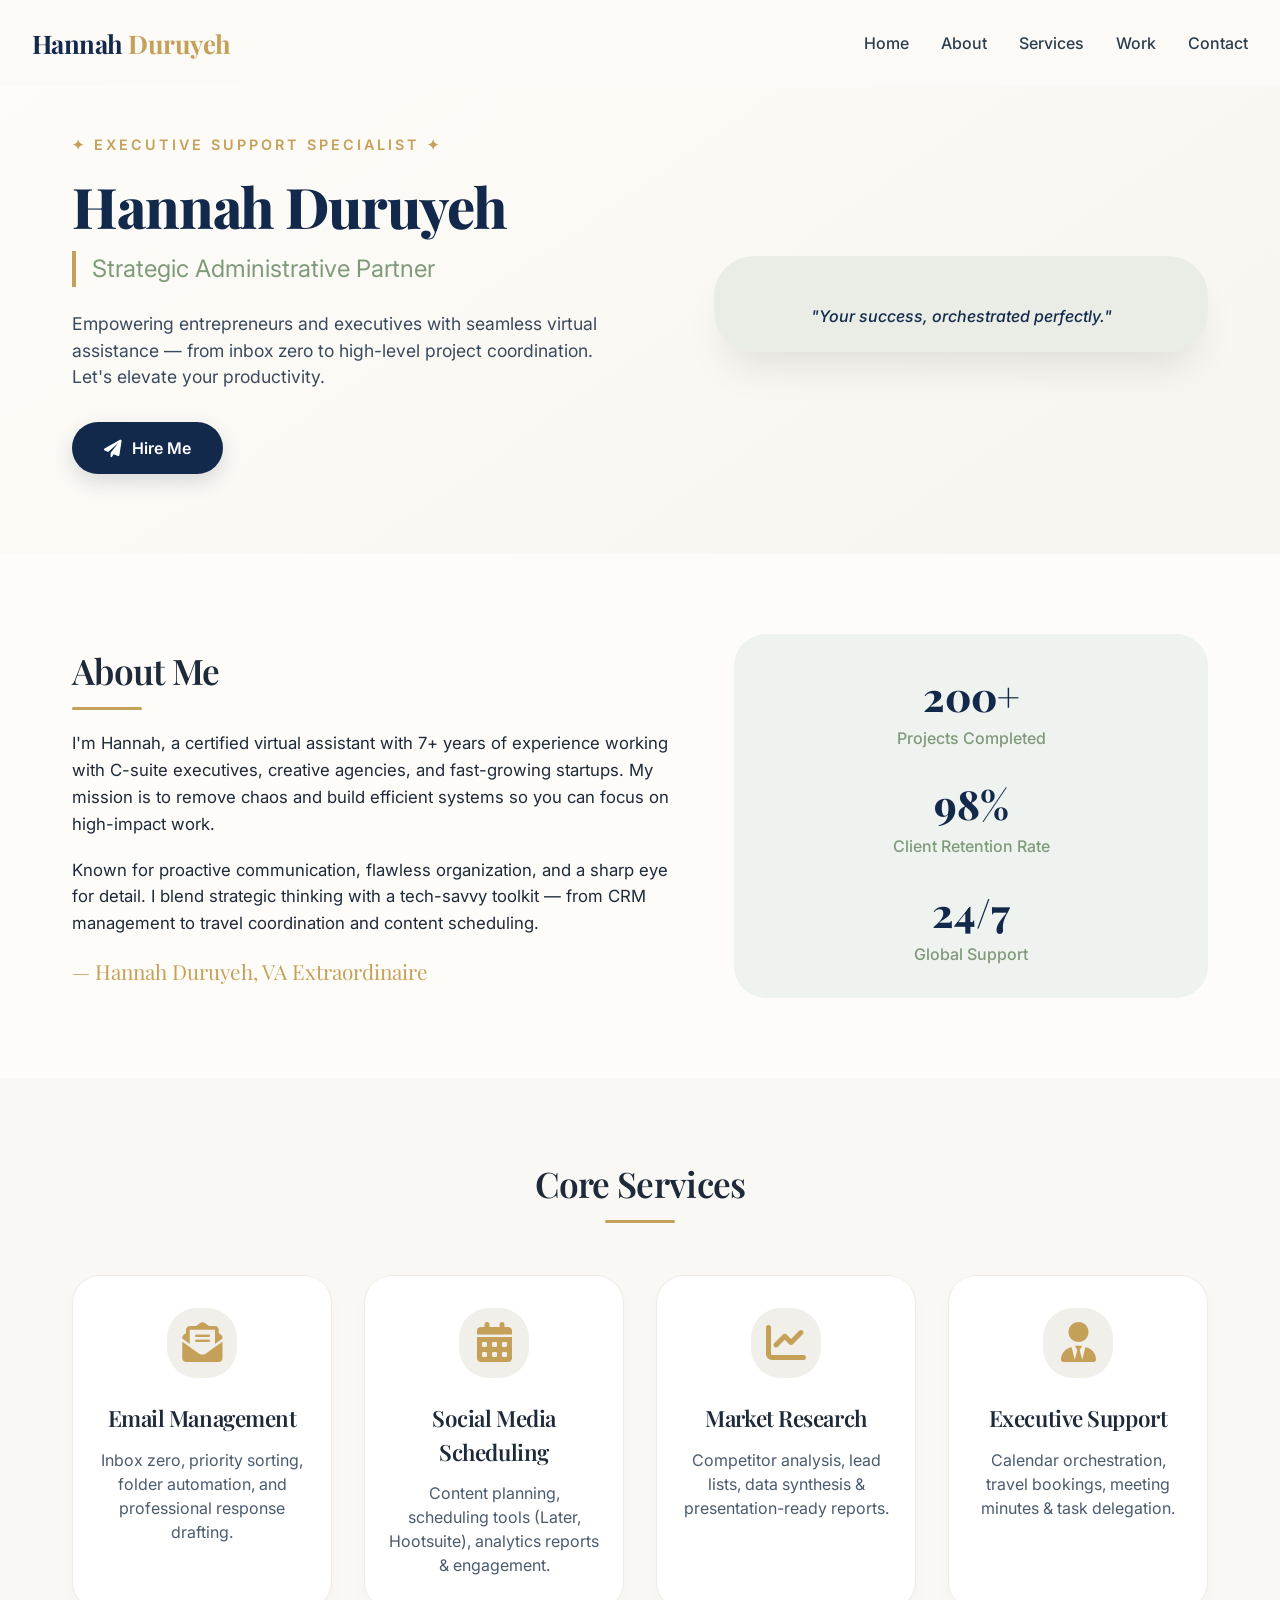
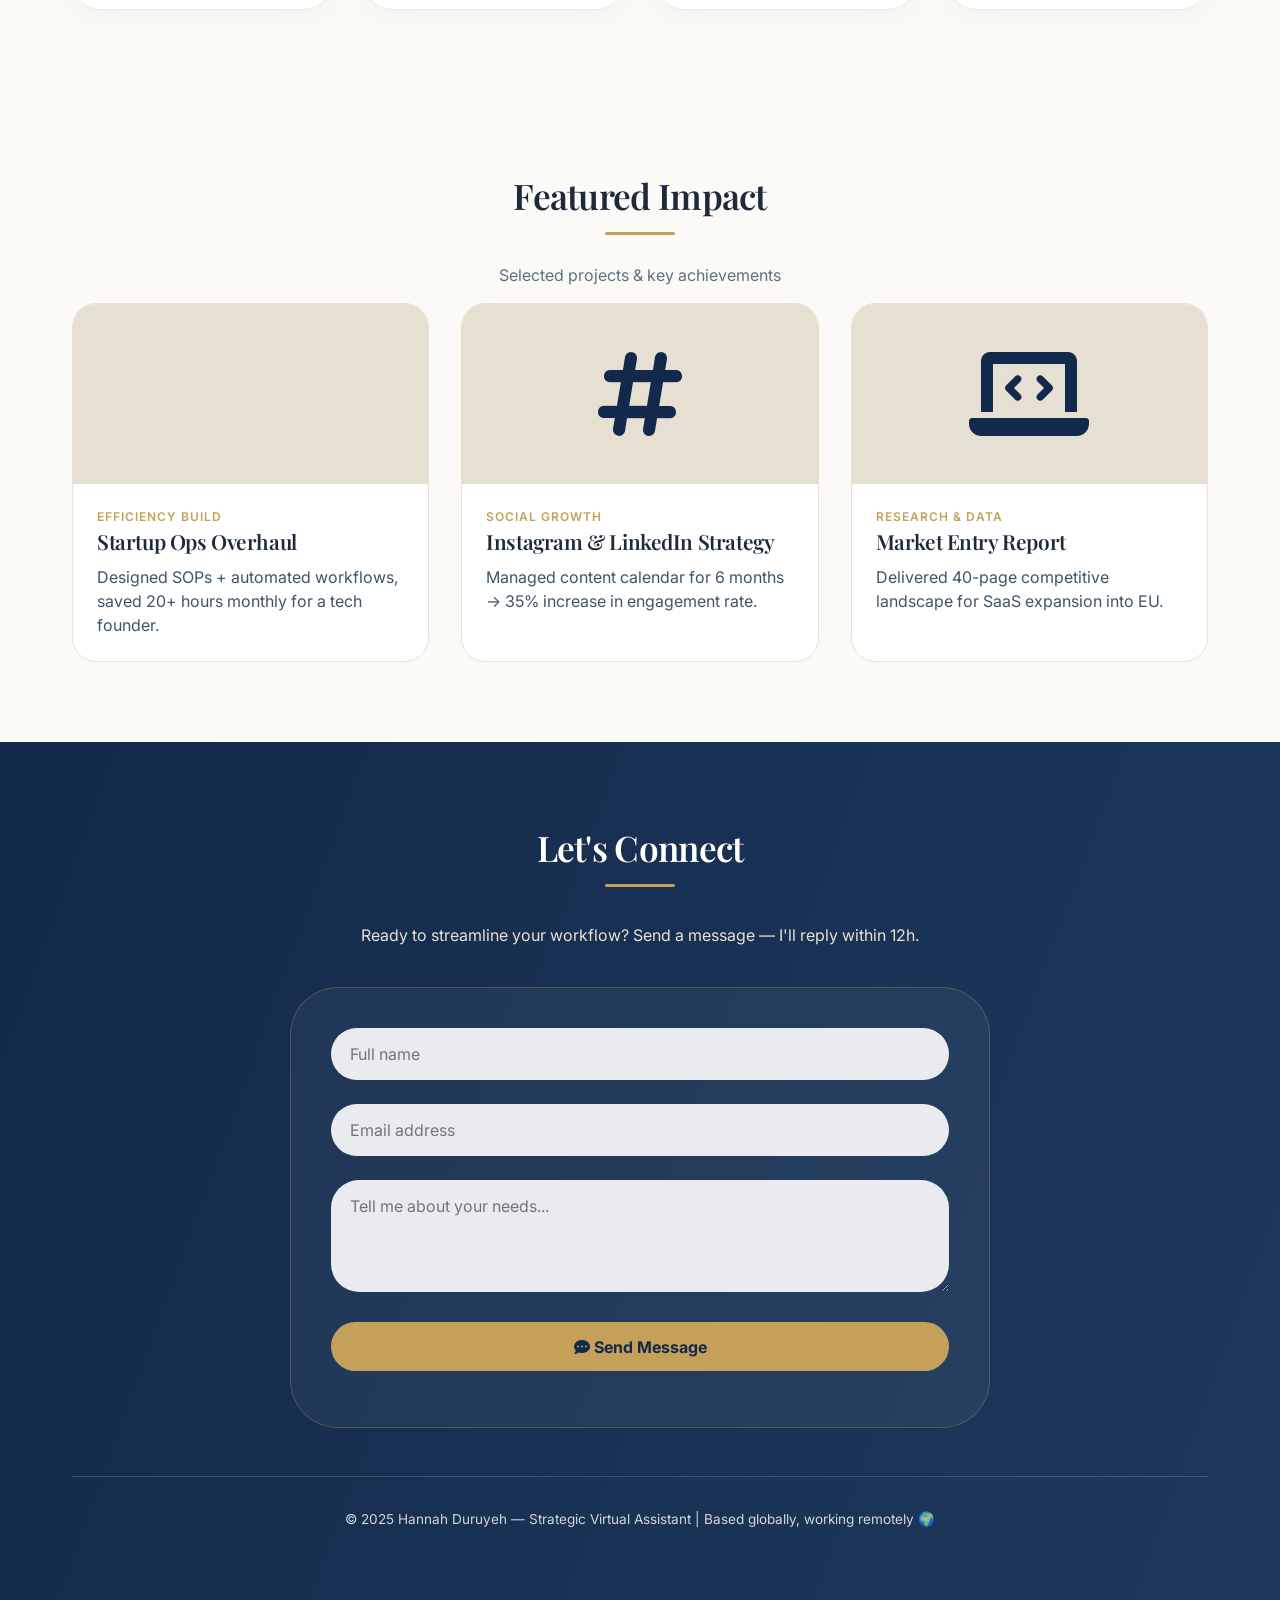
<file: hannah duruyeh-portfolio.html>
<!DOCTYPE html>
<html lang="en">
<head>
  <meta charset="UTF-8">
  <meta name="viewport" content="width=device-width, initial-scale=1.0, viewport-fit=cover">
  <title>Hannah Duruyeh | Virtual Assistant</title>
  <!-- Google Fonts: Sophisticated pairing (Heading: Playfair Display, Body: Inter) -->
  <link href="https://fonts.googleapis.com/css2?family=Inter:opsz,wght@14..32,300;14..32,400;14..32,500;14..32,600;14..32,700&family=Playfair+Display:wght@400;500;600;700;800&display=swap" rel="stylesheet">
  <!-- Font Awesome 6 (Free Icons) for subtle iconography -->
  <link rel="stylesheet" href="https://cdnjs.cloudflare.com/ajax/libs/font-awesome/6.0.0-beta3/css/all.min.css">
  <style>
    /* style.css – pure CSS, no frameworks, fully responsive */
    * {
      margin: 0;
      padding: 0;
      box-sizing: border-box;
    }

    body {
      font-family: 'Inter', sans-serif;
      background-color: #FCFAF7;   /* soft warm white base */
      color: #1E2A3A;              /* deep slate for text */
      line-height: 1.5;
      scroll-behavior: smooth;
    }

    /* sophisticated color palette: deep navy + gold accents + sage touches */
    :root {
      --navy: #13294B;
      --gold: #C5A059;
      --gold-light: #D9B26A;
      --sage: #7F9A7A;
      --slate-light: #EFF3F0;
      --white-soft: #FEFCF8;
      --charcoal: #2C3E4E;
    }

    h1, h2, h3, .logo, .hero-name {
      font-family: 'Playfair Display', serif;
      font-weight: 600;
      letter-spacing: -0.02em;
    }

    h2 {
      font-size: 2.2rem;
      margin-bottom: 2rem;
      position: relative;
      display: inline-block;
    }
    h2:after {
      content: '';
      position: absolute;
      bottom: -12px;
      left: 0;
      width: 70px;
      height: 3px;
      background: var(--gold);
      border-radius: 3px;
    }
    .section-center {
      text-align: center;
    }
    .section-center h2:after {
      left: 50%;
      transform: translateX(-50%);
    }

    .container {
      max-width: 1200px;
      margin: 0 auto;
      padding: 0 2rem;
    }

    /* navigation (optional minimal) */
    nav {
      display: flex;
      justify-content: space-between;
      align-items: center;
      padding: 1.5rem 2rem;
      flex-wrap: wrap;
      max-width: 1400px;
      margin: 0 auto;
    }
    .logo {
      font-size: 1.6rem;
      font-weight: 700;
      color: var(--navy);
    }
    .logo span {
      color: var(--gold);
    }
    .nav-links {
      display: flex;
      gap: 2rem;
      list-style: none;
    }
    .nav-links a {
      text-decoration: none;
      font-weight: 500;
      color: var(--charcoal);
      transition: color 0.3s ease;
    }
    .nav-links a:hover {
      color: var(--gold);
    }

    /* Hero Section */
    .hero {
      padding: 3rem 0 5rem 0;
      background: linear-gradient(145deg, #FEFCF8 0%, #F7F5EF 100%);
    }
    .hero-grid {
      display: flex;
      flex-wrap: wrap;
      align-items: center;
      gap: 3rem;
    }
    .hero-content {
      flex: 1.2;
    }
    .hero-badge {
      font-size: 0.9rem;
      text-transform: uppercase;
      letter-spacing: 3px;
      color: var(--gold);
      font-weight: 600;
      margin-bottom: 1rem;
    }
    .hero-name {
      font-size: 3.5rem;
      line-height: 1.2;
      margin-bottom: 0.75rem;
      color: var(--navy);
      font-weight: 800;
    }
    .hero-tagline {
      font-size: 1.5rem;
      font-weight: 400;
      color: var(--sage);
      margin-bottom: 1.5rem;
      border-left: 4px solid var(--gold);
      padding-left: 1rem;
    }
    .hero-desc {
      font-size: 1.1rem;
      color: #3a4a5e;
      margin-bottom: 2rem;
      max-width: 550px;
    }
    .btn-hire {
      background-color: var(--navy);
      color: white;
      border: none;
      padding: 1rem 2rem;
      font-size: 1rem;
      font-weight: 600;
      border-radius: 40px;
      cursor: pointer;
      transition: all 0.3s ease;
      box-shadow: 0 8px 20px rgba(19, 41, 75, 0.15);
      display: inline-flex;
      align-items: center;
      gap: 10px;
      font-family: 'Inter', sans-serif;
    }
    .btn-hire i {
      font-size: 1.1rem;
    }
    .btn-hire:hover {
      background-color: var(--gold);
      color: var(--navy);
      transform: translateY(-3px);
      box-shadow: 0 15px 25px rgba(0,0,0,0.1);
    }
    .hero-visual {
      flex: 0.9;
      background: #E9EDE6;
      border-radius: 40px;
      padding: 1.5rem;
      text-align: center;
      box-shadow: 0 25px 40px -12px rgba(0,0,0,0.1);
    }
    .hero-visual i {
      font-size: 7rem;
      color: var(--gold);
      margin-bottom: 1rem;
    }
    .hero-visual p {
      font-style: italic;
      color: var(--navy);
      font-weight: 500;
    }

    /* about section */
    .about {
      padding: 5rem 0;
      background-color: var(--white-soft);
    }
    .about-wrapper {
      display: flex;
      gap: 3rem;
      flex-wrap: wrap;
      align-items: center;
    }
    .about-text {
      flex: 1.5;
    }
    .about-text p {
      margin-bottom: 1.2rem;
      font-size: 1.05rem;
      line-height: 1.6;
    }
    .signature {
      font-family: 'Playfair Display', serif;
      font-size: 1.3rem;
      color: var(--gold);
      margin-top: 1rem;
    }
    .about-stats {
      flex: 1;
      background: var(--slate-light);
      padding: 2rem;
      border-radius: 32px;
      text-align: center;
    }
    .stat-number {
      font-size: 2.5rem;
      font-weight: 800;
      color: var(--navy);
      font-family: 'Playfair Display', serif;
    }
    .stat-label {
      color: var(--sage);
      font-weight: 500;
    }

    /* Services Grid */
    .services {
      padding: 5rem 0;
      background: #F9F8F4;
    }
    .services-grid {
      display: grid;
      grid-template-columns: repeat(auto-fit, minmax(250px, 1fr));
      gap: 2rem;
      margin-top: 2rem;
    }
    .service-card {
      background: white;
      border-radius: 28px;
      padding: 2rem 1.5rem;
      transition: all 0.3s ease;
      box-shadow: 0 8px 20px rgba(0, 0, 0, 0.02);
      border: 1px solid #EFEBE2;
      text-align: center;
    }
    .service-card:hover {
      transform: translateY(-8px);
      border-color: var(--gold-light);
      box-shadow: 0 20px 30px -12px rgba(197, 160, 89, 0.2);
    }
    .service-icon {
      font-size: 2.5rem;
      background: #F1EFE9;
      width: 70px;
      height: 70px;
      line-height: 70px;
      text-align: center;
      border-radius: 30px;
      margin: 0 auto 1.5rem;
      color: var(--gold);
    }
    .service-card h3 {
      font-size: 1.4rem;
      margin-bottom: 0.75rem;
      font-family: 'Playfair Display', serif;
    }
    .service-card p {
      color: #4a5b6e;
    }

    /* Portfolio / Experience */
    .portfolio {
      padding: 5rem 0;
    }
    .portfolio-grid {
      display: grid;
      grid-template-columns: repeat(auto-fit, minmax(300px, 1fr));
      gap: 2rem;
      margin-top: 1rem;
    }
    .portfolio-item {
      background: white;
      border-radius: 24px;
      overflow: hidden;
      transition: 0.2s;
      border: 1px solid #e9e2d4;
    }
    .portfolio-img-placeholder {
      background: #e6e0d3;
      height: 180px;
      display: flex;
      align-items: center;
      justify-content: center;
      color: var(--navy);
      font-size: 2rem;
    }
    .portfolio-info {
      padding: 1.5rem;
    }
    .portfolio-info h3 {
      font-family: 'Playfair Display', serif;
      font-size: 1.3rem;
      margin-bottom: 0.5rem;
    }
    .portfolio-tag {
      font-size: 0.75rem;
      font-weight: 600;
      letter-spacing: 1px;
      color: var(--gold);
      text-transform: uppercase;
    }
    .portfolio-info p {
      margin-top: 0.5rem;
      color: #3e5568;
    }

    /* Contact Form */
    .contact {
      background: linear-gradient(110deg, var(--navy) 0%, #1e385c 100%);
      color: white;
      padding: 5rem 0;
    }
    .contact h2 {
      color: white;
    }
    .contact h2:after {
      background: var(--gold);
    }
    .contact-form {
      max-width: 700px;
      margin: 2.5rem auto 0;
      background: rgba(255,255,255,0.05);
      backdrop-filter: blur(2px);
      padding: 2.5rem;
      border-radius: 48px;
      border: 1px solid rgba(197, 160, 89, 0.3);
    }
    .form-group {
      margin-bottom: 1.5rem;
    }
    input, textarea {
      width: 100%;
      padding: 1rem 1.2rem;
      border-radius: 60px;
      border: none;
      background: #FFFFFFE6;
      font-family: 'Inter', sans-serif;
      font-size: 1rem;
      transition: 0.2s;
    }
    textarea {
      border-radius: 28px;
      resize: vertical;
    }
    input:focus, textarea:focus {
      outline: none;
      box-shadow: 0 0 0 3px var(--gold);
      background: white;
    }
    .btn-submit {
      background-color: var(--gold);
      color: var(--navy);
      font-weight: 700;
      padding: 0.9rem 2rem;
      border: none;
      border-radius: 60px;
      font-size: 1rem;
      cursor: pointer;
      transition: all 0.2s;
      width: 100%;
      font-family: 'Inter', sans-serif;
    }
    .btn-submit:hover {
      background-color: #e2bc7c;
      transform: scale(1.01);
    }
    .footer-bottom {
      text-align: center;
      margin-top: 3rem;
      font-size: 0.85rem;
      opacity: 0.8;
      border-top: 1px solid rgba(255,255,255,0.2);
      padding-top: 2rem;
    }

    /* responsiveness */
    @media (max-width: 768px) {
      .container {
        padding: 0 1.5rem;
      }
      nav {
        flex-direction: column;
        gap: 1rem;
      }
      .nav-links {
        gap: 1.5rem;
      }
      .hero-name {
        font-size: 2.4rem;
      }
      .hero-tagline {
        font-size: 1.2rem;
      }
      .hero-grid {
        flex-direction: column-reverse;
        text-align: center;
      }
      .hero-desc {
        margin-left: auto;
        margin-right: auto;
      }
      .hero-tagline {
        border-left: none;
        padding-left: 0;
        text-align: center;
      }
      h2 {
        font-size: 1.8rem;
      }
      .about-wrapper {
        flex-direction: column;
      }
      .contact-form {
        padding: 1.5rem;
      }
    }
    @media (max-width: 480px) {
      .services-grid {
        grid-template-columns: 1fr;
      }
      .portfolio-grid {
        grid-template-columns: 1fr;
      }
      .btn-hire {
        padding: 0.8rem 1.5rem;
      }
    }
  </style>
</head>
<body>

<nav>
  <div class="logo">Hannah <span>Duruyeh</span></div>
  <ul class="nav-links">
    <li><a href="#home">Home</a></li>
    <li><a href="#about">About</a></li>
    <li><a href="#services">Services</a></li>
    <li><a href="#portfolio">Work</a></li>
    <li><a href="#contact">Contact</a></li>
  </ul>
</nav>

<main>
  <!-- Hero Section -->
  <section id="home" class="hero">
    <div class="container hero-grid">
      <div class="hero-content">
        <div class="hero-badge">✦ Executive Support Specialist ✦</div>
        <h1 class="hero-name">Hannah Duruyeh</h1>
        <div class="hero-tagline">Strategic Administrative Partner</div>
        <p class="hero-desc">Empowering entrepreneurs and executives with seamless virtual assistance — from inbox zero to high-level project coordination. Let's elevate your productivity.</p>
        <button class="btn-hire" id="hireMeBtn"><i class="fas fa-paper-plane"></i> Hire Me</button>
      </div>
      <div class="hero-visual">
        <i class="fas fa-head-side-vr"></i>
        <p>"Your success, orchestrated perfectly."</p>
      </div>
    </div>
  </section>

  <!-- About Me -->
  <section id="about" class="about">
    <div class="container about-wrapper">
      <div class="about-text">
        <h2>About Me</h2>
        <p>I'm Hannah, a certified virtual assistant with 7+ years of experience working with C-suite executives, creative agencies, and fast-growing startups. My mission is to remove chaos and build efficient systems so you can focus on high-impact work.</p>
        <p>Known for proactive communication, flawless organization, and a sharp eye for detail. I blend strategic thinking with a tech-savvy toolkit — from CRM management to travel coordination and content scheduling.</p>
        <div class="signature">— Hannah Duruyeh, VA Extraordinaire</div>
      </div>
      <div class="about-stats">
        <div class="stat-number">200+</div>
        <div class="stat-label">Projects Completed</div>
        <div class="stat-number" style="margin-top: 1.5rem;">98%</div>
        <div class="stat-label">Client Retention Rate</div>
        <div class="stat-number" style="margin-top: 1.5rem;">24/7</div>
        <div class="stat-label">Global Support</div>
      </div>
    </div>
  </section>

  <!-- Services Grid: 4 core services -->
  <section id="services" class="services">
    <div class="container">
      <div class="section-center">
        <h2>Core Services</h2>
      </div>
      <div class="services-grid">
        <div class="service-card">
          <div class="service-icon"><i class="fas fa-envelope-open-text"></i></div>
          <h3>Email Management</h3>
          <p>Inbox zero, priority sorting, folder automation, and professional response drafting.</p>
        </div>
        <div class="service-card">
          <div class="service-icon"><i class="fas fa-calendar-alt"></i></div>
          <h3>Social Media Scheduling</h3>
          <p>Content planning, scheduling tools (Later, Hootsuite), analytics reports & engagement.</p>
        </div>
        <div class="service-card">
          <div class="service-icon"><i class="fas fa-chart-line"></i></div>
          <h3>Market Research</h3>
          <p>Competitor analysis, lead lists, data synthesis & presentation-ready reports.</p>
        </div>
        <div class="service-card">
          <div class="service-icon"><i class="fas fa-user-tie"></i></div>
          <h3>Executive Support</h3>
          <p>Calendar orchestration, travel bookings, meeting minutes & task delegation.</p>
        </div>
      </div>
    </div>
  </section>

  <!-- Portfolio/Experience Section -->
  <section id="portfolio" class="portfolio">
    <div class="container">
      <div class="section-center">
        <h2>Featured Impact</h2>
        <p style="margin-top: 0.5rem; color: #5D6F83;">Selected projects & key achievements</p>
      </div>
      <div class="portfolio-grid">
        <div class="portfolio-item">
          <div class="portfolio-img-placeholder"><i class="fas fa-chart-simple fa-3x"></i></div>
          <div class="portfolio-info">
            <div class="portfolio-tag">Efficiency Build</div>
            <h3>Startup Ops Overhaul</h3>
            <p>Designed SOPs + automated workflows, saved 20+ hours monthly for a tech founder.</p>
          </div>
        </div>
        <div class="portfolio-item">
          <div class="portfolio-img-placeholder"><i class="fas fa-hashtag fa-3x"></i></div>
          <div class="portfolio-info">
            <div class="portfolio-tag">Social Growth</div>
            <h3>Instagram & LinkedIn Strategy</h3>
            <p>Managed content calendar for 6 months → 35% increase in engagement rate.</p>
          </div>
        </div>
        <div class="portfolio-item">
          <div class="portfolio-img-placeholder"><i class="fas fa-laptop-code fa-3x"></i></div>
          <div class="portfolio-info">
            <div class="portfolio-tag">Research & Data</div>
            <h3>Market Entry Report</h3>
            <p>Delivered 40-page competitive landscape for SaaS expansion into EU.</p>
          </div>
        </div>
      </div>
    </div>
  </section>

  <!-- Contact Form (Footer contact form) -->
  <section id="contact" class="contact">
    <div class="container">
      <div class="section-center">
        <h2>Let's Connect</h2>
        <p style="margin-top: 1rem; color: #e8e2d4;">Ready to streamline your workflow? Send a message — I'll reply within 12h.</p>
      </div>
      <div class="contact-form">
        <form id="contactForm" action="#" method="post">
          <div class="form-group">
            <input type="text" id="name" placeholder="Full name" required>
          </div>
          <div class="form-group">
            <input type="email" id="email" placeholder="Email address" required>
          </div>
          <div class="form-group">
            <textarea rows="4" id="message" placeholder="Tell me about your needs..."></textarea>
          </div>
          <button type="submit" class="btn-submit"><i class="fas fa-comment-dots"></i> Send Message</button>
          <p id="formFeedback" style="margin-top: 1rem; font-size: 0.9rem; text-align: center; color: var(--gold);"></p>
        </form>
      </div>
      <div class="footer-bottom">
        <p>© 2025 Hannah Duruyeh — Strategic Virtual Assistant | Based globally, working remotely 🌍</p>
      </div>
    </div>
  </section>
</main>

<!-- simple interactive feedback / form prevention + Hire Me scroll -->
<script>
  (function() {
    // Smooth scroll for Hire Me button
    const hireBtn = document.getElementById('hireMeBtn');
    if(hireBtn) {
      hireBtn.addEventListener('click', function(e) {
        const contactSection = document.getElementById('contact');
        if(contactSection) {
          contactSection.scrollIntoView({ behavior: 'smooth', block: 'start' });
        }
      });
    }

    // handle contact form basic feedback (no actual server side)
    const form = document.getElementById('contactForm');
    const feedback = document.getElementById('formFeedback');
    if(form) {
      form.addEventListener('submit', function(e) {
        e.preventDefault();
        const nameInput = document.getElementById('name');
        const emailInput = document.getElementById('email');
        const messageInput = document.getElementById('message');
        if(nameInput.value.trim() === '' || emailInput.value.trim() === '' || messageInput.value.trim() === '') {
          feedback.textContent = '⚠️ Please fill out all fields before sending.';
          feedback.style.color = '#e6bc8b';
          setTimeout(() => { feedback.textContent = ''; }, 3000);
          return;
        }
        if(!emailInput.value.includes('@') || !emailInput.value.includes('.')) {
          feedback.textContent = '📧 Please enter a valid email address.';
          feedback.style.color = '#e6bc8b';
          setTimeout(() => { feedback.textContent = ''; }, 3000);
          return;
        }
        feedback.textContent = '✨ Thank you, ' + nameInput.value.split(' ')[0] + '! Your message has been received. I\'ll respond promptly.';
        feedback.style.color = '#d9b26a';
        form.reset();
        setTimeout(() => {
          feedback.textContent = '';
        }, 5000);
      });
    }

    // also handle any nav link smooth scroll generic
    const navLinks = document.querySelectorAll('.nav-links a');
    navLinks.forEach(link => {
      link.addEventListener('click', function(e) {
        const targetId = this.getAttribute('href').substring(1);
        const targetElem = document.getElementById(targetId);
        if(targetElem) {
          e.preventDefault();
          targetElem.scrollIntoView({ behavior: 'smooth' });
        }
      });
    });
  })();
</script>
</body>
</html>
</file>
